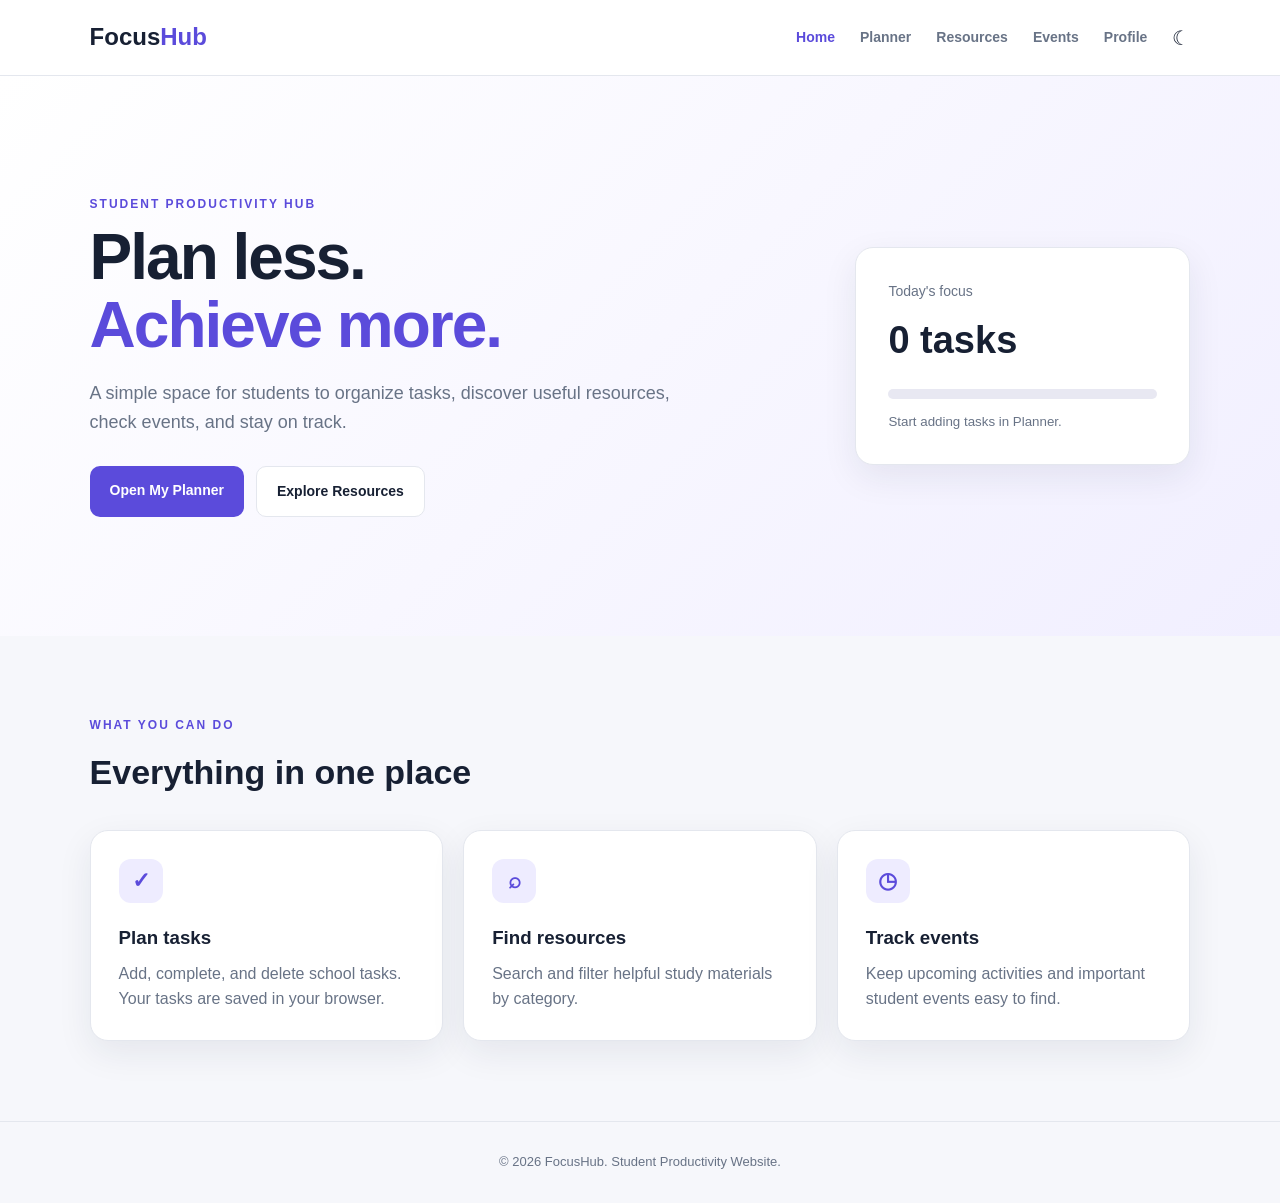
<file: index.html>
<!DOCTYPE html>
<html lang="en">
<head>
  <meta charset="UTF-8">
  <meta name="viewport" content="width=device-width, initial-scale=1.0">
  <title>FocusHub | Student Productivity</title>
  <link rel="stylesheet" href="style.css">
</head>
<body>
  <header class="site-header">
    <a class="logo" href="index.html">Focus<span>Hub</span></a>
    <button class="menu-btn" id="menuBtn">☰</button>
    <nav id="mainNav">
      <a class="active" href="index.html">Home</a>
      <a href="planner.html">Planner</a>
      <a href="resources.html">Resources</a>
      <a href="events.html">Events</a>
      <a href="profile.html">Profile</a>
      <button class="theme-btn" id="themeBtn" title="Toggle dark mode">☾</button>
    </nav>
  </header>

  <main>
    <section class="hero">
      <div>
        <p class="eyebrow">STUDENT PRODUCTIVITY HUB</p>
        <h1>Plan less.<br><span>Achieve more.</span></h1>
        <p class="hero-text">A simple space for students to organize tasks, discover useful resources, check events, and stay on track.</p>
        <div class="hero-actions">
          <a class="btn primary" href="planner.html">Open My Planner</a>
          <a class="btn secondary" href="resources.html">Explore Resources</a>
        </div>
      </div>
      <div class="hero-card">
        <p>Today's focus</p>
        <h2 id="homeTaskCount">0 tasks</h2>
        <div class="progress"><div id="homeProgress"></div></div>
        <small id="homeProgressText">Start adding tasks in Planner.</small>
      </div>
    </section>

    <section class="section">
      <div class="section-heading">
        <div><p class="eyebrow">WHAT YOU CAN DO</p><h2>Everything in one place</h2></div>
      </div>
      <div class="feature-grid">
        <article class="feature-card"><div class="icon">✓</div><h3>Plan tasks</h3><p>Add, complete, and delete school tasks. Your tasks are saved in your browser.</p></article>
        <article class="feature-card"><div class="icon">⌕</div><h3>Find resources</h3><p>Search and filter helpful study materials by category.</p></article>
        <article class="feature-card"><div class="icon">◷</div><h3>Track events</h3><p>Keep upcoming activities and important student events easy to find.</p></article>
      </div>
    </section>
  </main>

  <footer><p>© 2026 FocusHub. Student Productivity Website.</p></footer>
  <script src="script.js"></script>
</body>
</html>
</file>
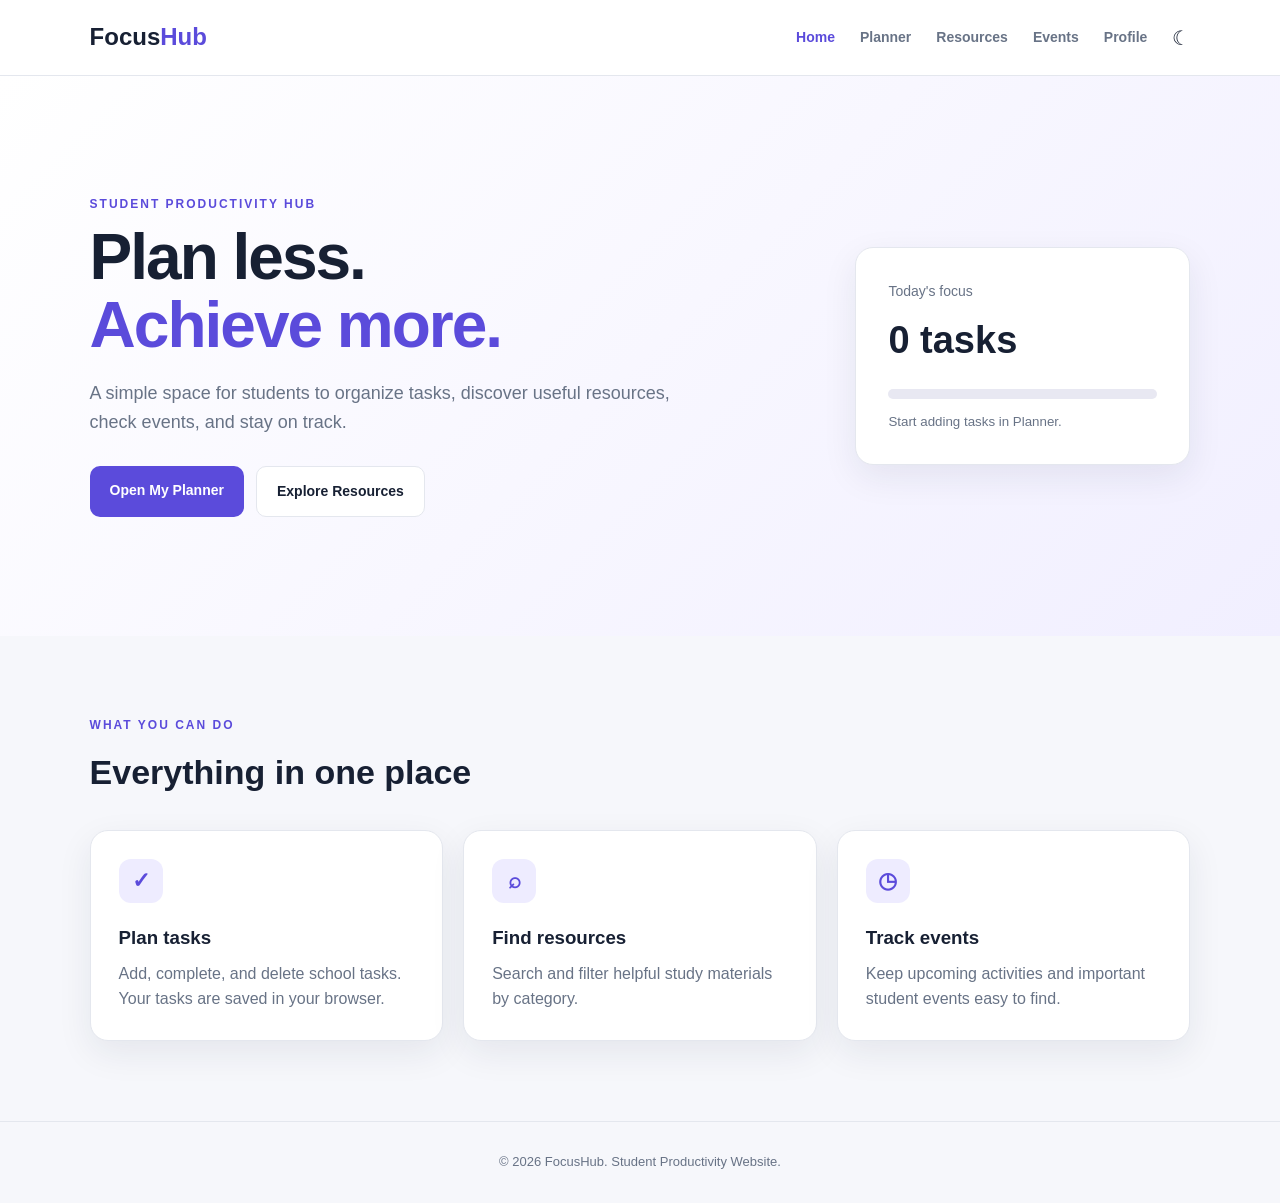
<file: FocusHub/index.html>
<!DOCTYPE html>
<html lang="en">
<head>
  <meta charset="UTF-8">
  <meta name="viewport" content="width=device-width, initial-scale=1.0">
  <title>FocusHub | Student Productivity</title>
  <link rel="stylesheet" href="style.css">
</head>
<body>
  <header class="site-header">
    <a class="logo" href="index.html">Focus<span>Hub</span></a>
    <button class="menu-btn" id="menuBtn">☰</button>
    <nav id="mainNav">
      <a class="active" href="index.html">Home</a>
      <a href="planner.html">Planner</a>
      <a href="resources.html">Resources</a>
      <a href="events.html">Events</a>
      <a href="profile.html">Profile</a>
      <button class="theme-btn" id="themeBtn" title="Toggle dark mode">☾</button>
    </nav>
  </header>

  <main>
    <section class="hero">
      <div>
        <p class="eyebrow">STUDENT PRODUCTIVITY HUB</p>
        <h1>Plan less.<br><span>Achieve more.</span></h1>
        <p class="hero-text">A simple space for students to organize tasks, discover useful resources, check events, and stay on track.</p>
        <div class="hero-actions">
          <a class="btn primary" href="planner.html">Open My Planner</a>
          <a class="btn secondary" href="resources.html">Explore Resources</a>
        </div>
      </div>
      <div class="hero-card">
        <p>Today's focus</p>
        <h2 id="homeTaskCount">0 tasks</h2>
        <div class="progress"><div id="homeProgress"></div></div>
        <small id="homeProgressText">Start adding tasks in Planner.</small>
      </div>
    </section>

    <section class="section">
      <div class="section-heading">
        <div><p class="eyebrow">WHAT YOU CAN DO</p><h2>Everything in one place</h2></div>
      </div>
      <div class="feature-grid">
        <article class="feature-card"><div class="icon">✓</div><h3>Plan tasks</h3><p>Add, complete, and delete school tasks. Your tasks are saved in your browser.</p></article>
        <article class="feature-card"><div class="icon">⌕</div><h3>Find resources</h3><p>Search and filter helpful study materials by category.</p></article>
        <article class="feature-card"><div class="icon">◷</div><h3>Track events</h3><p>Keep upcoming activities and important student events easy to find.</p></article>
      </div>
    </section>
  </main>

  <footer><p>© 2026 FocusHub. Student Productivity Website.</p></footer>
  <script src="script.js"></script>
</body>
</html>
</file>
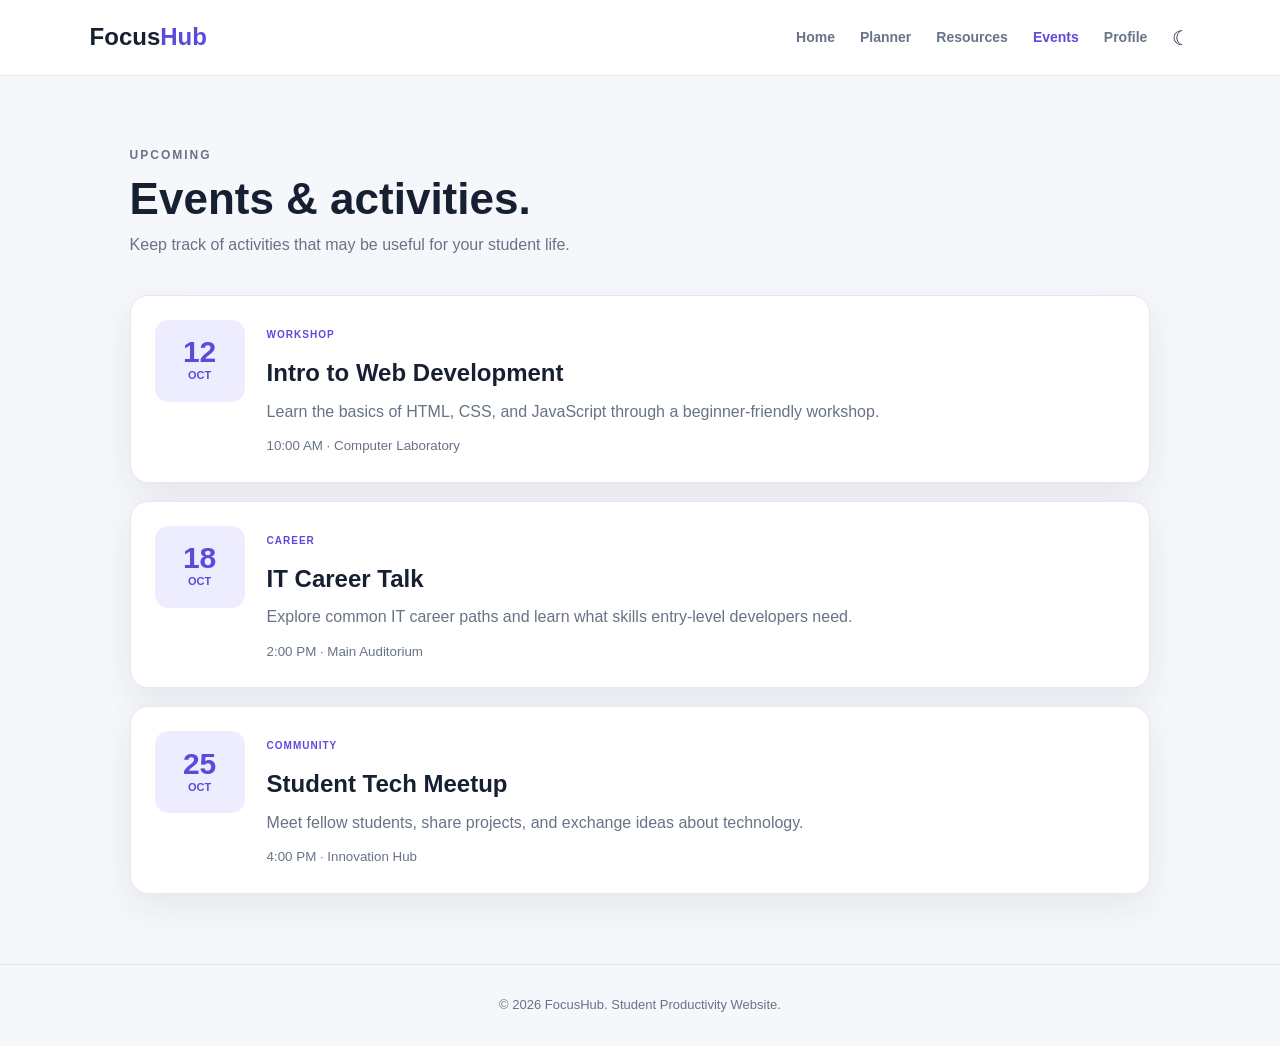
<file: events.html>
<!DOCTYPE html>
<html lang="en">
<head><meta charset="UTF-8"><meta name="viewport" content="width=device-width, initial-scale=1.0"><title>Events | FocusHub</title><link rel="stylesheet" href="style.css"></head>
<body>
<header class="site-header"><a class="logo" href="index.html">Focus<span>Hub</span></a><button class="menu-btn" id="menuBtn">☰</button><nav id="mainNav"><a href="index.html">Home</a><a href="planner.html">Planner</a><a href="resources.html">Resources</a><a class="active" href="events.html">Events</a><a href="profile.html">Profile</a><button class="theme-btn" id="themeBtn">☾</button></nav></header>
<main class="page"><div class="page-title"><p class="eyebrow">UPCOMING</p><h1>Events & activities.</h1><p>Keep track of activities that may be useful for your student life.</p></div>
<section class="event-grid">
<article class="event-card"><div class="date-box"><strong>12</strong><span>OCT</span></div><div><span class="tag">WORKSHOP</span><h2>Intro to Web Development</h2><p>Learn the basics of HTML, CSS, and JavaScript through a beginner-friendly workshop.</p><small>10:00 AM · Computer Laboratory</small></div></article>
<article class="event-card"><div class="date-box"><strong>18</strong><span>OCT</span></div><div><span class="tag">CAREER</span><h2>IT Career Talk</h2><p>Explore common IT career paths and learn what skills entry-level developers need.</p><small>2:00 PM · Main Auditorium</small></div></article>
<article class="event-card"><div class="date-box"><strong>25</strong><span>OCT</span></div><div><span class="tag">COMMUNITY</span><h2>Student Tech Meetup</h2><p>Meet fellow students, share projects, and exchange ideas about technology.</p><small>4:00 PM · Innovation Hub</small></div></article>
</section></main>
<footer><p>© 2026 FocusHub. Student Productivity Website.</p></footer><script src="script.js"></script></body></html>
</file>
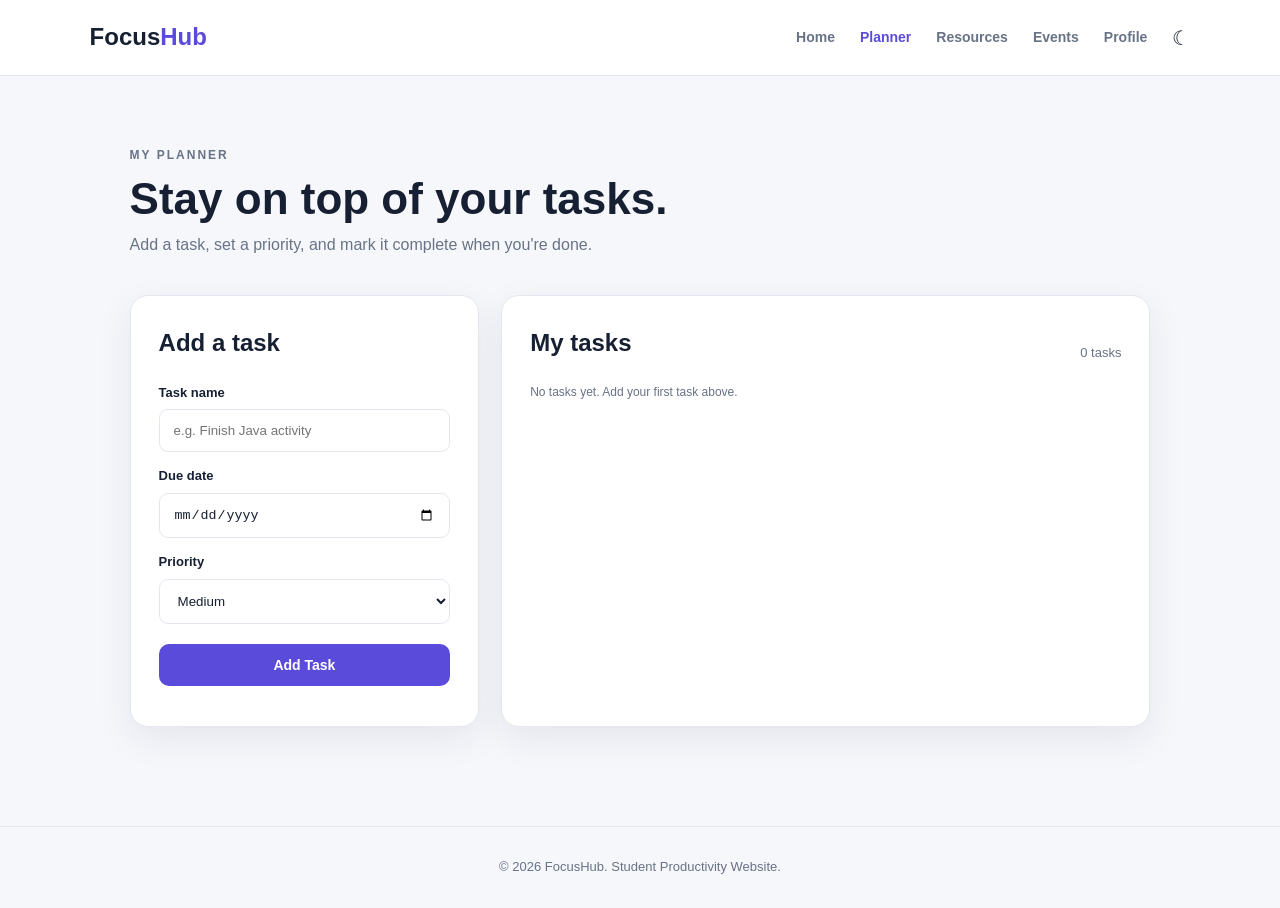
<file: planner.html>
<!DOCTYPE html>
<html lang="en">
<head>
  <meta charset="UTF-8"><meta name="viewport" content="width=device-width, initial-scale=1.0">
  <title>Planner | FocusHub</title><link rel="stylesheet" href="style.css">
</head>
<body>
<header class="site-header"><a class="logo" href="index.html">Focus<span>Hub</span></a><button class="menu-btn" id="menuBtn">☰</button><nav id="mainNav"><a href="index.html">Home</a><a class="active" href="planner.html">Planner</a><a href="resources.html">Resources</a><a href="events.html">Events</a><a href="profile.html">Profile</a><button class="theme-btn" id="themeBtn">☾</button></nav></header>
<main class="page">
  <div class="page-title"><p class="eyebrow">MY PLANNER</p><h1>Stay on top of your tasks.</h1><p>Add a task, set a priority, and mark it complete when you're done.</p></div>
  <section class="planner-layout">
    <form class="panel" id="taskForm">
      <h2>Add a task</h2>
      <label for="taskName">Task name</label><input id="taskName" type="text" placeholder="e.g. Finish Java activity" required>
      <label for="taskDate">Due date</label><input id="taskDate" type="date" required>
      <label for="taskPriority">Priority</label><select id="taskPriority"><option>Low</option><option selected>Medium</option><option>High</option></select>
      <button class="btn primary full" type="submit">Add Task</button>
      <p class="form-message" id="taskMessage"></p>
    </form>
    <section class="panel"><div class="list-head"><h2>My tasks</h2><span id="taskSummary">0 tasks</span></div><div id="taskList" class="task-list"></div></section>
  </section>
</main>
<footer><p>© 2026 FocusHub. Student Productivity Website.</p></footer><script src="script.js"></script>
</body></html>
</file>
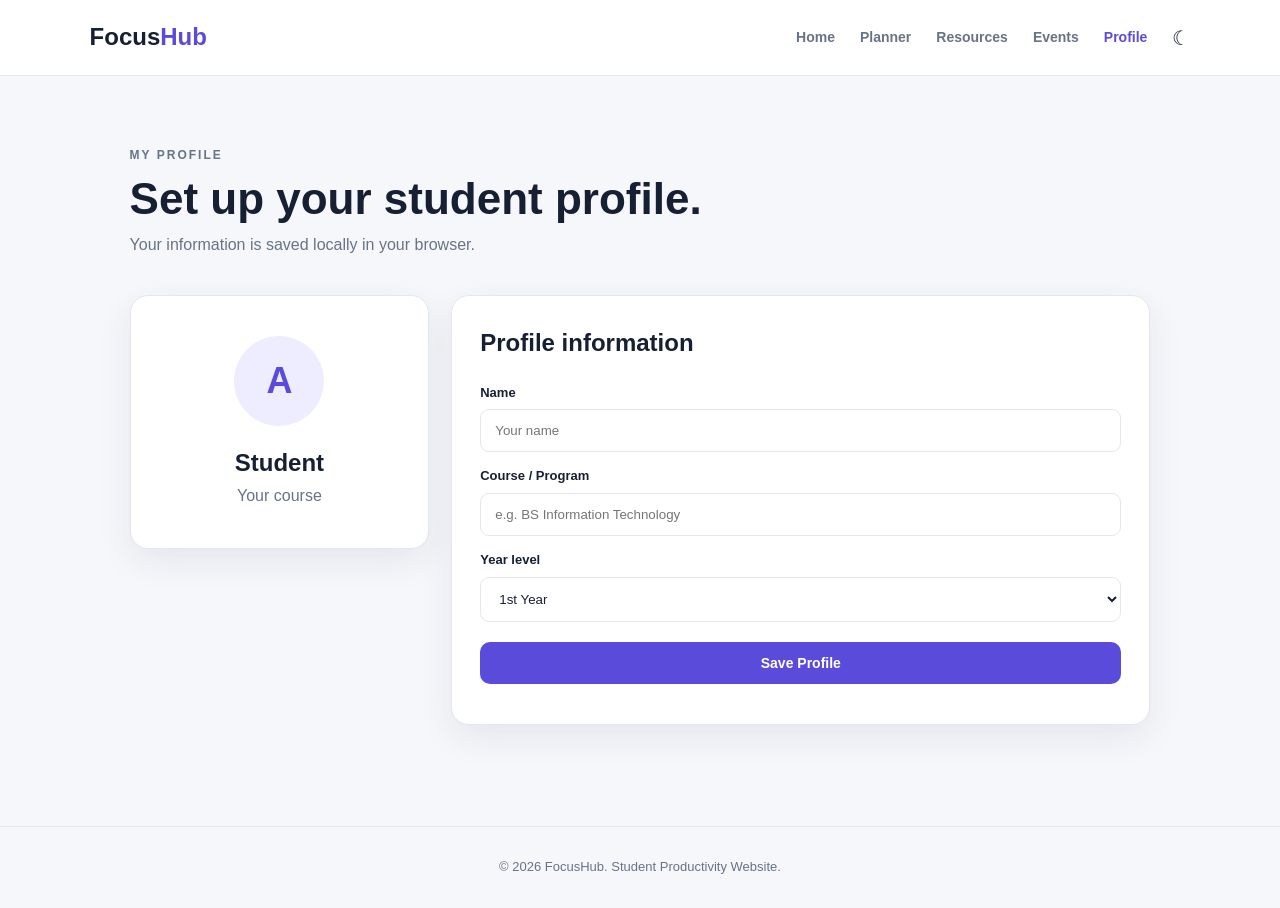
<file: profile.html>
<!DOCTYPE html>
<html lang="en">
<head><meta charset="UTF-8"><meta name="viewport" content="width=device-width, initial-scale=1.0"><title>Profile | FocusHub</title><link rel="stylesheet" href="style.css"></head>
<body>
<header class="site-header"><a class="logo" href="index.html">Focus<span>Hub</span></a><button class="menu-btn" id="menuBtn">☰</button><nav id="mainNav"><a href="index.html">Home</a><a href="planner.html">Planner</a><a href="resources.html">Resources</a><a href="events.html">Events</a><a class="active" href="profile.html">Profile</a><button class="theme-btn" id="themeBtn">☾</button></nav></header>
<main class="page"><div class="page-title"><p class="eyebrow">MY PROFILE</p><h1>Set up your student profile.</h1><p>Your information is saved locally in your browser.</p></div>
<section class="profile-layout"><div class="profile-card"><div class="avatar" id="avatar">A</div><h2 id="profilePreviewName">Student</h2><p id="profilePreviewCourse">Your course</p></div>
<form class="panel" id="profileForm"><h2>Profile information</h2><label for="profileName">Name</label><input id="profileName" type="text" placeholder="Your name" required><label for="profileCourse">Course / Program</label><input id="profileCourse" type="text" placeholder="e.g. BS Information Technology" required><label for="profileYear">Year level</label><select id="profileYear"><option>1st Year</option><option>2nd Year</option><option>3rd Year</option><option>4th Year</option></select><button class="btn primary full" type="submit">Save Profile</button><p class="form-message" id="profileMessage"></p></form></section></main>
<footer><p>© 2026 FocusHub. Student Productivity Website.</p></footer><script src="script.js"></script></body></html>
</file>
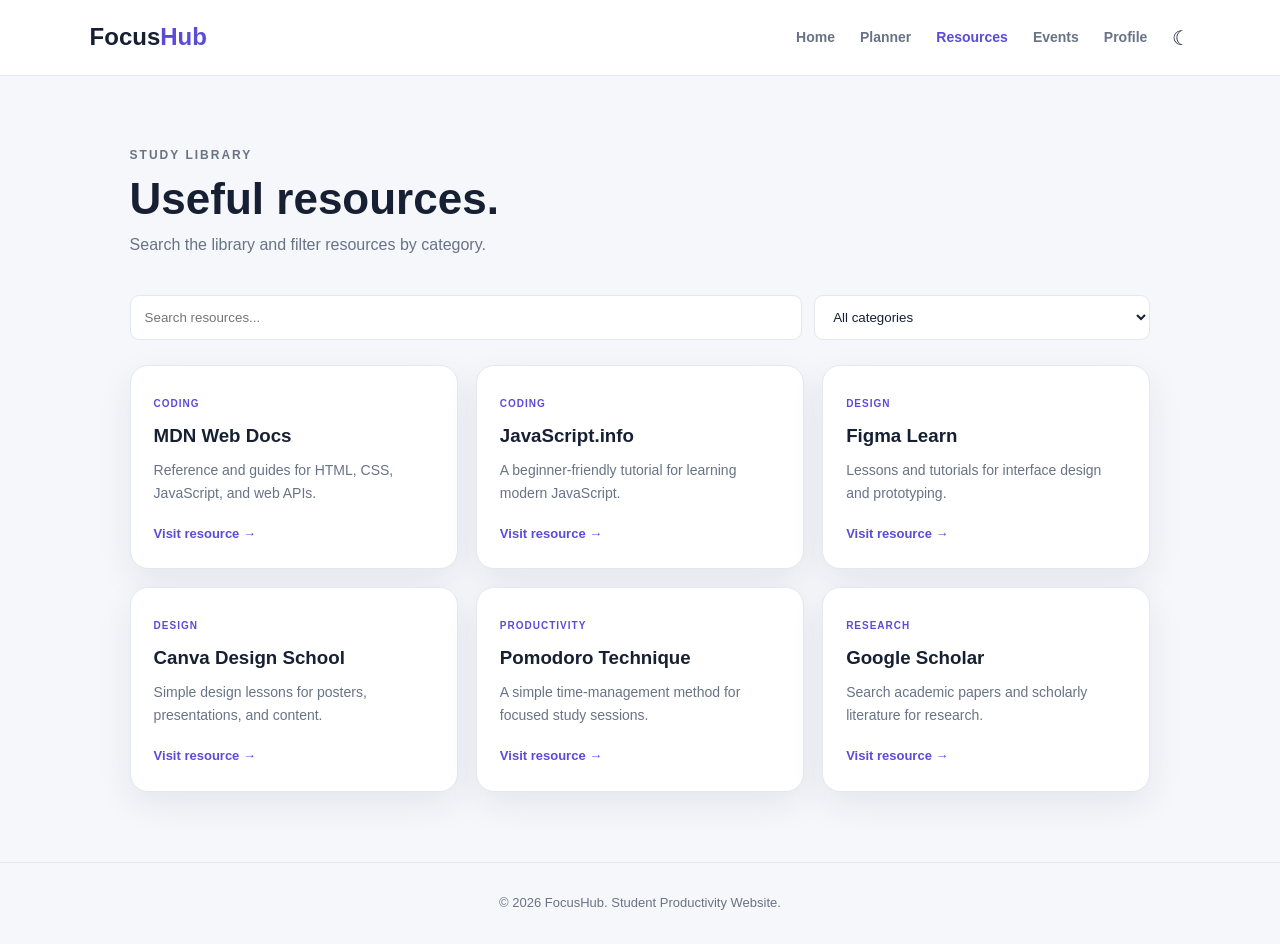
<file: resources.html>
<!DOCTYPE html>
<html lang="en">
<head><meta charset="UTF-8"><meta name="viewport" content="width=device-width, initial-scale=1.0"><title>Resources | FocusHub</title><link rel="stylesheet" href="style.css"></head>
<body>
<header class="site-header"><a class="logo" href="index.html">Focus<span>Hub</span></a><button class="menu-btn" id="menuBtn">☰</button><nav id="mainNav"><a href="index.html">Home</a><a href="planner.html">Planner</a><a class="active" href="resources.html">Resources</a><a href="events.html">Events</a><a href="profile.html">Profile</a><button class="theme-btn" id="themeBtn">☾</button></nav></header>
<main class="page"><div class="page-title"><p class="eyebrow">STUDY LIBRARY</p><h1>Useful resources.</h1><p>Search the library and filter resources by category.</p></div>
<div class="resource-controls"><input id="resourceSearch" type="search" placeholder="Search resources..."><select id="resourceFilter"><option value="all">All categories</option><option value="coding">Coding</option><option value="design">Design</option><option value="productivity">Productivity</option><option value="research">Research</option></select></div>
<section id="resourceGrid" class="resource-grid"></section></main>
<footer><p>© 2026 FocusHub. Student Productivity Website.</p></footer><script src="script.js"></script></body></html>
</file>
<file: style.css>
:root{--bg:#f6f7fb;--card:#fff;--text:#172033;--muted:#687386;--line:#e4e7ee;--accent:#5b4bdb;--accent2:#7869ed;--shadow:0 12px 35px rgba(28,36,58,.08)}
*{box-sizing:border-box;margin:0;padding:0}body{font-family:Arial,Helvetica,sans-serif;background:var(--bg);color:var(--text);line-height:1.6}a{text-decoration:none;color:inherit}.site-header{height:76px;background:var(--card);border-bottom:1px solid var(--line);display:flex;align-items:center;justify-content:space-between;padding:0 7%;position:sticky;top:0;z-index:10}.logo{font-size:24px;font-weight:800}.logo span{color:var(--accent)}nav{display:flex;align-items:center;gap:25px}nav a{font-size:14px;color:var(--muted);font-weight:600}nav a:hover,nav a.active{color:var(--accent)}.theme-btn,.menu-btn{border:0;background:transparent;cursor:pointer;font-size:20px;color:var(--text)}.menu-btn{display:none}.hero{min-height:560px;padding:90px 7%;display:grid;grid-template-columns:1.35fr .65fr;gap:70px;align-items:center;background:linear-gradient(135deg,#fff 0%,#f1efff 100%)}.eyebrow{font-size:12px;font-weight:800;letter-spacing:2px;color:var(--accent);margin-bottom:10px}.hero h1{font-size:64px;line-height:1.05;letter-spacing:-2px;margin-bottom:20px}.hero h1 span{color:var(--accent)}.hero-text{max-width:590px;color:var(--muted);font-size:18px}.hero-actions{display:flex;gap:12px;margin-top:30px}.btn{display:inline-block;border:0;border-radius:10px;padding:13px 20px;font-weight:700;cursor:pointer;font-size:14px}.primary{background:var(--accent);color:white}.primary:hover{background:var(--accent2)}.secondary{border:1px solid var(--line);background:white;color:var(--text)}.hero-card,.panel,.feature-card,.resource-card,.event-card,.profile-card{background:var(--card);border:1px solid var(--line);border-radius:18px;box-shadow:var(--shadow)}.hero-card{padding:32px}.hero-card p{color:var(--muted);font-size:14px}.hero-card h2{font-size:38px;margin:8px 0 18px}.progress{height:10px;background:#e8e8f2;border-radius:20px;overflow:hidden}.progress div{height:100%;width:0;background:var(--accent);transition:.3s}.hero-card small{display:block;color:var(--muted);margin-top:12px}.section{padding:80px 7%}.section h2{font-size:34px}.feature-grid{display:grid;grid-template-columns:repeat(3,1fr);gap:20px;margin-top:30px}.feature-card{padding:28px}.icon{width:44px;height:44px;border-radius:12px;background:#eeecff;color:var(--accent);display:grid;place-items:center;font-size:22px;font-weight:bold;margin-bottom:20px}.feature-card p,.page-title p{color:var(--muted)}.feature-card h3{margin-bottom:8px}.page{padding:70px 7%;max-width:1200px;margin:auto;min-height:calc(100vh - 150px)}.page-title{margin-bottom:38px}.page-title h1{font-size:44px;line-height:1.1;margin-bottom:8px}.planner-layout,.profile-layout{display:grid;grid-template-columns:.7fr 1.3fr;gap:22px}.profile-layout{grid-template-columns:.6fr 1.4fr}.panel{padding:28px}.panel h2{margin-bottom:20px}.panel label{display:block;font-size:13px;font-weight:700;margin:14px 0 6px}input,select{width:100%;padding:13px 14px;border:1px solid var(--line);border-radius:9px;background:var(--card);color:var(--text);outline:none}input:focus,select:focus{border-color:var(--accent)}.full{width:100%;margin-top:20px}.form-message{margin-top:12px;font-size:13px;color:var(--accent)}.list-head{display:flex;justify-content:space-between;align-items:center}.list-head span{font-size:13px;color:var(--muted)}.task-list{display:grid;gap:10px}.task{display:flex;align-items:center;gap:12px;padding:15px;border:1px solid var(--line);border-radius:12px}.task.done{opacity:.6}.task.done .task-name{text-decoration:line-through}.task-info{flex:1}.task-name{font-weight:700}.task-date{font-size:12px;color:var(--muted)}.priority{font-size:11px;font-weight:700;padding:4px 8px;border-radius:20px;background:#eee}.priority.high{background:#ffe4e4;color:#a42b2b}.priority.medium{background:#fff0ce;color:#8a5b00}.priority.low{background:#dff7e8;color:#19703c}.delete{border:0;background:none;color:#a33;cursor:pointer;font-size:18px}.resource-controls{display:grid;grid-template-columns:2fr 1fr;gap:12px;margin-bottom:25px}.resource-grid{display:grid;grid-template-columns:repeat(3,1fr);gap:18px}.resource-card{padding:23px}.resource-card .tag,.tag{display:inline-block;font-size:10px;font-weight:800;letter-spacing:1px;color:var(--accent);margin-bottom:9px}.resource-card h3{margin-bottom:8px}.resource-card p{color:var(--muted);font-size:14px;margin-bottom:16px}.resource-card a{color:var(--accent);font-size:13px;font-weight:700}.event-grid{display:grid;gap:18px}.event-card{display:grid;grid-template-columns:90px 1fr;gap:22px;padding:24px}.date-box{height:82px;border-radius:14px;background:#eeecff;color:var(--accent);display:grid;place-items:center;align-content:center}.date-box strong{font-size:30px;line-height:1}.date-box span{font-size:11px;font-weight:800}.event-card h2{margin:2px 0 6px}.event-card p{color:var(--muted);margin-bottom:8px}.event-card small{color:var(--muted)}.profile-card{text-align:center;padding:40px;align-self:start}.avatar{width:90px;height:90px;border-radius:50%;display:grid;place-items:center;background:#eeecff;color:var(--accent);font-size:36px;font-weight:800;margin:0 auto 18px}.profile-card p{color:var(--muted)}footer{padding:30px 7%;border-top:1px solid var(--line);text-align:center;color:var(--muted);font-size:13px}body.dark{--bg:#10121a;--card:#171a24;--text:#f2f3f7;--muted:#a5adbd;--line:#2a2f3d}body.dark .hero{background:linear-gradient(135deg,#151822,#201d35)}body.dark .secondary{background:var(--card);color:var(--text)}body.dark input,body.dark select{background:var(--card)}body.dark .icon,body.dark .date-box{background:#292544}
@media(max-width:800px){.site-header{padding:0 5%}.menu-btn{display:block}nav{display:none;position:absolute;top:76px;left:0;right:0;padding:20px 5%;background:var(--card);border-bottom:1px solid var(--line);flex-direction:column;align-items:flex-start}nav.open{display:flex}.hero{grid-template-columns:1fr;padding:60px 5%;gap:35px}.hero h1{font-size:48px}.section,.page{padding:55px 5%}.feature-grid,.resource-grid{grid-template-columns:1fr}.planner-layout,.profile-layout{grid-template-columns:1fr}.resource-controls{grid-template-columns:1fr}}
</file>
<file: FocusHub/style.css>
:root{--bg:#f6f7fb;--card:#fff;--text:#172033;--muted:#687386;--line:#e4e7ee;--accent:#5b4bdb;--accent2:#7869ed;--shadow:0 12px 35px rgba(28,36,58,.08)}
*{box-sizing:border-box;margin:0;padding:0}body{font-family:Arial,Helvetica,sans-serif;background:var(--bg);color:var(--text);line-height:1.6}a{text-decoration:none;color:inherit}.site-header{height:76px;background:var(--card);border-bottom:1px solid var(--line);display:flex;align-items:center;justify-content:space-between;padding:0 7%;position:sticky;top:0;z-index:10}.logo{font-size:24px;font-weight:800}.logo span{color:var(--accent)}nav{display:flex;align-items:center;gap:25px}nav a{font-size:14px;color:var(--muted);font-weight:600}nav a:hover,nav a.active{color:var(--accent)}.theme-btn,.menu-btn{border:0;background:transparent;cursor:pointer;font-size:20px;color:var(--text)}.menu-btn{display:none}.hero{min-height:560px;padding:90px 7%;display:grid;grid-template-columns:1.35fr .65fr;gap:70px;align-items:center;background:linear-gradient(135deg,#fff 0%,#f1efff 100%)}.eyebrow{font-size:12px;font-weight:800;letter-spacing:2px;color:var(--accent);margin-bottom:10px}.hero h1{font-size:64px;line-height:1.05;letter-spacing:-2px;margin-bottom:20px}.hero h1 span{color:var(--accent)}.hero-text{max-width:590px;color:var(--muted);font-size:18px}.hero-actions{display:flex;gap:12px;margin-top:30px}.btn{display:inline-block;border:0;border-radius:10px;padding:13px 20px;font-weight:700;cursor:pointer;font-size:14px}.primary{background:var(--accent);color:white}.primary:hover{background:var(--accent2)}.secondary{border:1px solid var(--line);background:white;color:var(--text)}.hero-card,.panel,.feature-card,.resource-card,.event-card,.profile-card{background:var(--card);border:1px solid var(--line);border-radius:18px;box-shadow:var(--shadow)}.hero-card{padding:32px}.hero-card p{color:var(--muted);font-size:14px}.hero-card h2{font-size:38px;margin:8px 0 18px}.progress{height:10px;background:#e8e8f2;border-radius:20px;overflow:hidden}.progress div{height:100%;width:0;background:var(--accent);transition:.3s}.hero-card small{display:block;color:var(--muted);margin-top:12px}.section{padding:80px 7%}.section h2{font-size:34px}.feature-grid{display:grid;grid-template-columns:repeat(3,1fr);gap:20px;margin-top:30px}.feature-card{padding:28px}.icon{width:44px;height:44px;border-radius:12px;background:#eeecff;color:var(--accent);display:grid;place-items:center;font-size:22px;font-weight:bold;margin-bottom:20px}.feature-card p,.page-title p{color:var(--muted)}.feature-card h3{margin-bottom:8px}.page{padding:70px 7%;max-width:1200px;margin:auto;min-height:calc(100vh - 150px)}.page-title{margin-bottom:38px}.page-title h1{font-size:44px;line-height:1.1;margin-bottom:8px}.planner-layout,.profile-layout{display:grid;grid-template-columns:.7fr 1.3fr;gap:22px}.profile-layout{grid-template-columns:.6fr 1.4fr}.panel{padding:28px}.panel h2{margin-bottom:20px}.panel label{display:block;font-size:13px;font-weight:700;margin:14px 0 6px}input,select{width:100%;padding:13px 14px;border:1px solid var(--line);border-radius:9px;background:var(--card);color:var(--text);outline:none}input:focus,select:focus{border-color:var(--accent)}.full{width:100%;margin-top:20px}.form-message{margin-top:12px;font-size:13px;color:var(--accent)}.list-head{display:flex;justify-content:space-between;align-items:center}.list-head span{font-size:13px;color:var(--muted)}.task-list{display:grid;gap:10px}.task{display:flex;align-items:center;gap:12px;padding:15px;border:1px solid var(--line);border-radius:12px}.task.done{opacity:.6}.task.done .task-name{text-decoration:line-through}.task-info{flex:1}.task-name{font-weight:700}.task-date{font-size:12px;color:var(--muted)}.priority{font-size:11px;font-weight:700;padding:4px 8px;border-radius:20px;background:#eee}.priority.high{background:#ffe4e4;color:#a42b2b}.priority.medium{background:#fff0ce;color:#8a5b00}.priority.low{background:#dff7e8;color:#19703c}.delete{border:0;background:none;color:#a33;cursor:pointer;font-size:18px}.resource-controls{display:grid;grid-template-columns:2fr 1fr;gap:12px;margin-bottom:25px}.resource-grid{display:grid;grid-template-columns:repeat(3,1fr);gap:18px}.resource-card{padding:23px}.resource-card .tag,.tag{display:inline-block;font-size:10px;font-weight:800;letter-spacing:1px;color:var(--accent);margin-bottom:9px}.resource-card h3{margin-bottom:8px}.resource-card p{color:var(--muted);font-size:14px;margin-bottom:16px}.resource-card a{color:var(--accent);font-size:13px;font-weight:700}.event-grid{display:grid;gap:18px}.event-card{display:grid;grid-template-columns:90px 1fr;gap:22px;padding:24px}.date-box{height:82px;border-radius:14px;background:#eeecff;color:var(--accent);display:grid;place-items:center;align-content:center}.date-box strong{font-size:30px;line-height:1}.date-box span{font-size:11px;font-weight:800}.event-card h2{margin:2px 0 6px}.event-card p{color:var(--muted);margin-bottom:8px}.event-card small{color:var(--muted)}.profile-card{text-align:center;padding:40px;align-self:start}.avatar{width:90px;height:90px;border-radius:50%;display:grid;place-items:center;background:#eeecff;color:var(--accent);font-size:36px;font-weight:800;margin:0 auto 18px}.profile-card p{color:var(--muted)}footer{padding:30px 7%;border-top:1px solid var(--line);text-align:center;color:var(--muted);font-size:13px}body.dark{--bg:#10121a;--card:#171a24;--text:#f2f3f7;--muted:#a5adbd;--line:#2a2f3d}body.dark .hero{background:linear-gradient(135deg,#151822,#201d35)}body.dark .secondary{background:var(--card);color:var(--text)}body.dark input,body.dark select{background:var(--card)}body.dark .icon,body.dark .date-box{background:#292544}
@media(max-width:800px){.site-header{padding:0 5%}.menu-btn{display:block}nav{display:none;position:absolute;top:76px;left:0;right:0;padding:20px 5%;background:var(--card);border-bottom:1px solid var(--line);flex-direction:column;align-items:flex-start}nav.open{display:flex}.hero{grid-template-columns:1fr;padding:60px 5%;gap:35px}.hero h1{font-size:48px}.section,.page{padding:55px 5%}.feature-grid,.resource-grid{grid-template-columns:1fr}.planner-layout,.profile-layout{grid-template-columns:1fr}.resource-controls{grid-template-columns:1fr}}
</file>
